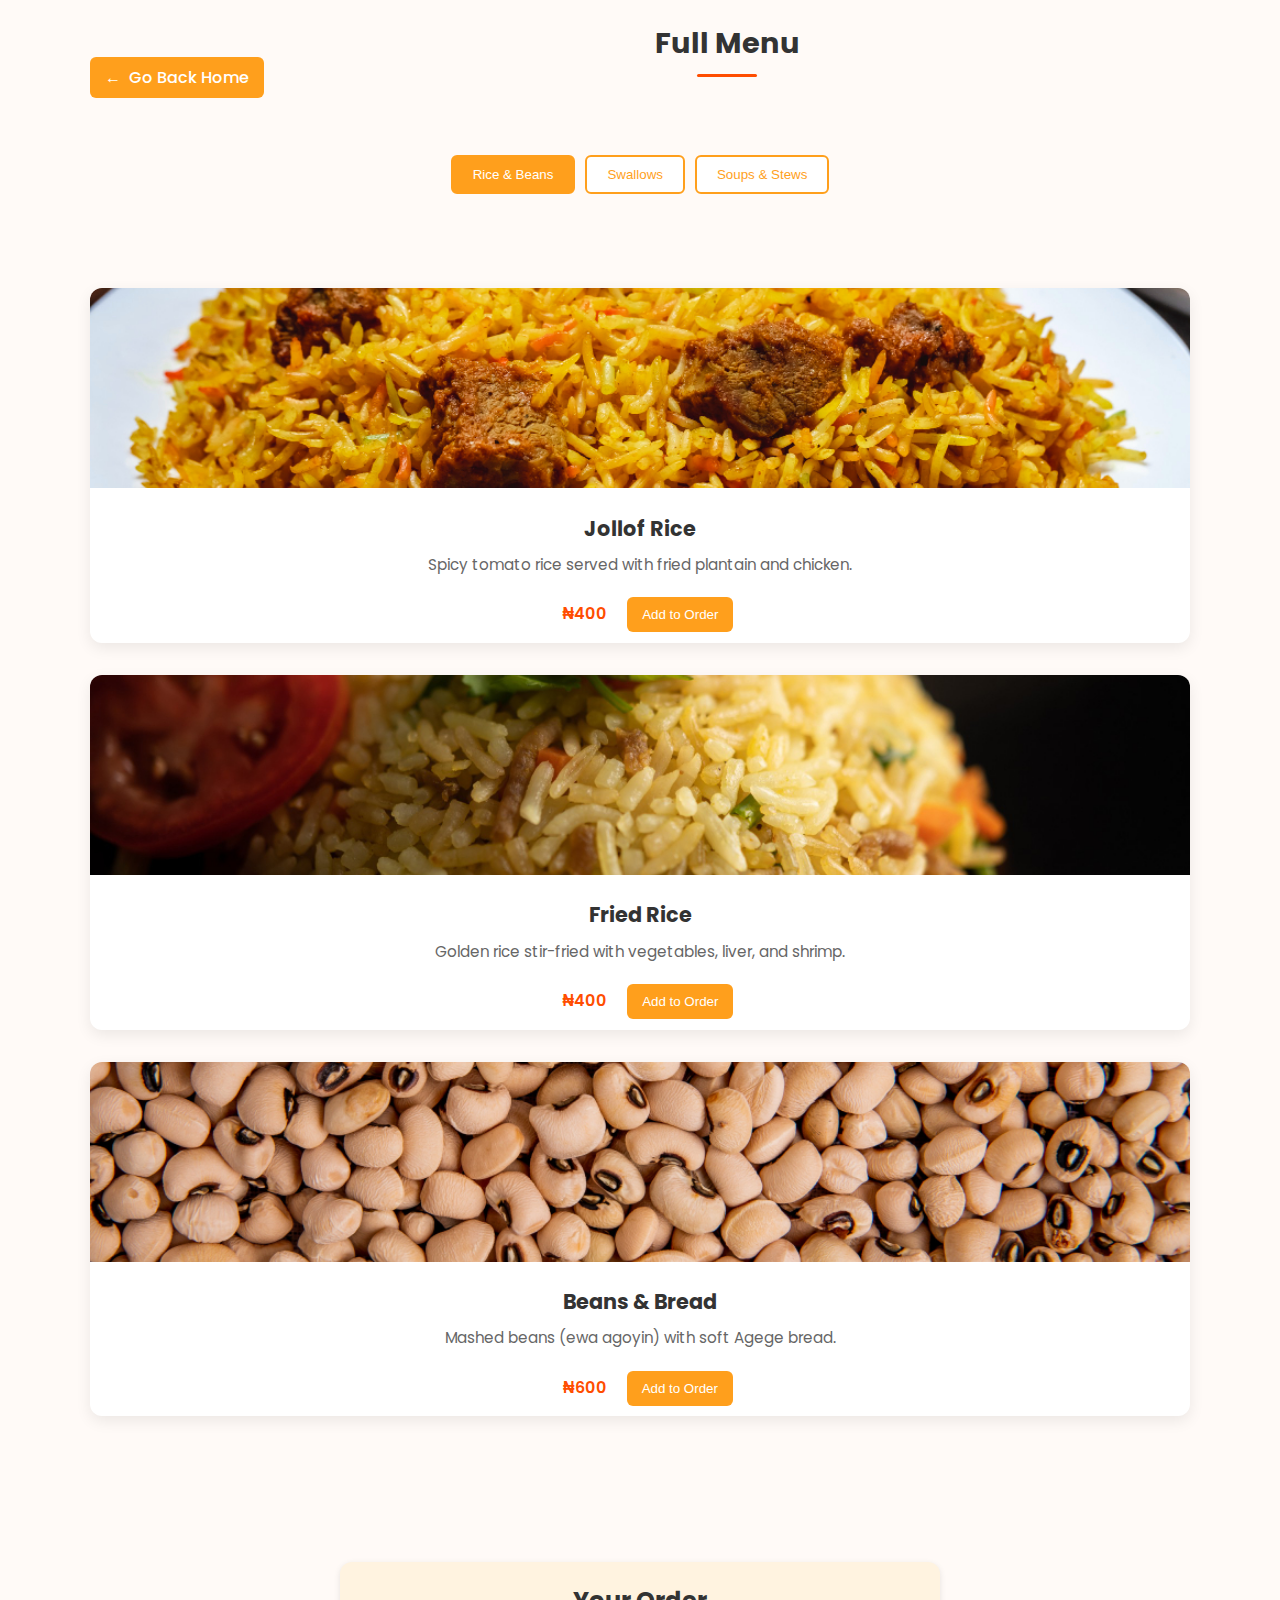
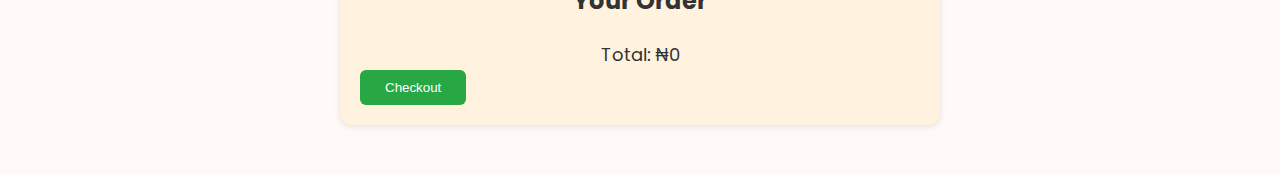
<file: menu.html>
<!DOCTYPE html>
<html lang="en">
  <head>
    <meta charset="UTF-8" />
    <meta name="viewport" content="width=device-width, initial-scale=1.0" />
    <title>Menu | Kanko Foods</title>
    <link
      href="https://fonts.googleapis.com/css2?family=Poppins:wght@300;400;600&display=swap"
      rel="stylesheet"
    />
    <link rel="stylesheet" href="menu.css" />
  </head>
  <body>
    <!-- Header -->
    <header class="header" id="header">
      <div class="menu-header">
        <a href="index.html" class="back-home-btn">
          <span>&larr;</span> Go Back Home
        </a>
        <h2 class="section-title">Full Menu</h2>
      </div>
    </header>

    <!-- Category Navigation -->
    <nav class="menu-nav">
      <button class="tab-btn active" data-category="rice">Rice & Beans</button>
      <button class="tab-btn" data-category="swallow">Swallows</button>
      <button class="tab-btn" data-category="soup">Soups & Stews</button>
    </nav>

    <section class="menu-section">
      <div class="menu-container" id="menu-container">
        <div class="menu-category" data-category="rice">
          <article class="menu-item">
            <img src="./IMAGES/jollof-rice.jpg" alt="Jollof Rice" />
            <h3>Jollof Rice</h3>
            <p>Spicy tomato rice served with fried plantain and chicken.</p>
            <span class="price">₦400</span>
            <button class="add-btn">Add to Order</button>
          </article>

          <article class="menu-item">
            <img src="./IMAGES/fried-rice.jpg" alt="Fried Rice" />
            <h3>Fried Rice</h3>
            <p>Golden rice stir-fried with vegetables, liver, and shrimp.</p>
            <span class="price">₦400</span>
            <button class="add-btn">Add to Order</button>
          </article>

          <article class="menu-item">
            <img src="./IMAGES/beans.jpg" alt="Beans & Bread" />
            <h3>Beans & Bread</h3>
            <p>Mashed beans (ewa agoyin) with soft Agege bread.</p>
            <span class="price">₦600</span>
            <button class="add-btn">Add to Order</button>
          </article>
        </div>

        <div class="menu-category hidden" data-category="swallow">
          <article class="menu-item">
            <img src="./IMAGES/amala.jpg" alt="Amala & Ewedu" />
            <h3>Amala & Ewedu</h3>
            <p>Yam flour served with ewedu soup, gbegiri, and assorted meat.</p>
            <span class="price">₦1500</span>
            <button class="add-btn">Add to Order</button>
          </article>

          <article class="menu-item">
            <img src="./IMAGES/semo.jpeg" alt="Semo & Egusi" />
            <h3>Semo & Egusi</h3>
            <p>Semovita served with rich egusi soup and assorted meat.</p>
            <span class="price">₦1200</span>
            <button class="add-btn">Add to Order</button>
          </article>

          <article class="menu-item">
            <img src="./IMAGES/eba.jpeg" alt="Eba & Okro" />
            <h3>Eba & Okro</h3>
            <p>Garri meal paired with fresh okro soup and fish.</p>
            <span class="price">₦1000</span>
            <button class="add-btn">Add to Order</button>
          </article>
        </div>

        <div class="menu-category hidden" data-category="soup">
          <article class="menu-item">
            <img src="./IMAGES/egusi.jpg" alt="Egusi Soup" />
            <h3>Egusi Soup</h3>
            <p>Melon seed soup cooked with spinach, palm oil, and beef.</p>
            <span class="price">₦1000</span>
            <button class="add-btn">Add to Order</button>
          </article>

          <article class="menu-item">
            <img src="./IMAGES/okra.jpg" alt="Okra Soup" />
            <h3>Okra Soup</h3>
            <p>Fresh okra cooked with palm oil, fish, and stock meat.</p>
            <span class="price">₦900</span>
            <button class="add-btn">Add to Order</button>
          </article>
        </div>
      </div>
    </section>

    <section class="order-section">
      <h2>Your Order</h2>
      <div id="order-list"></div>
      <div class="order-summary">
        Total: ₦<span id="order-total">0</span>
      </div>
      <button id="checkout-btn">Checkout</button>
    </section>

    <div class="back-to-top">
        <img src="./IMAGES/arrow.png" alt="back-to-top" />
      </div>

    <script src="menu.js"></script>
  </body>
</html>
</file>
<file: menu.css>
* {
  margin: 0;
  padding: 0;
  box-sizing: border-box;
}

body {
  font-family: "Poppins", sans-serif;
  background-color: #fffaf7;
  color: #333;
  line-height: 1.6;
  scrollbar-width: 0;
}

body::-webkit-scrollbar {
  display: none;
}

.menu-nav {
  display: flex;
  justify-content: center;
  gap: 10px;
  margin-bottom: 30px;
}

.tab-btn {
  background: #fff;
  border: 2px solid #ff9f1c;
  color: #ff9f1c;
  padding: 10px 20px;
  border-radius: 6px;
  cursor: pointer;
  font-weight: 500;
  transition: all 0.3s ease;
}

.tab-btn:hover,
.tab-btn.active {
  background: #ff9f1c;
  color: #fff;
}

.hidden {
  display: none;
}

.menu-section {
  padding: 4rem 2rem;
  text-align: center;
}

.menu-header {
  display: flex;
  justify-content: space-between;
  align-items: center;
  width: 90%;
  max-width: 1100px;
  margin: 0 auto 20px;
  padding-top: 20px;
}

.back-home-btn {
  display: inline-flex;
  align-items: center;
  gap: 8px;
  background-color: #ff9f1c;
  color: #fff;
  padding: 8px 15px;
  border-radius: 6px;
  font-weight: 500;
  text-decoration: none;
  transition: background 0.3s ease, transform 0.2s ease;
}

.back-home-btn:hover {
  background-color: #ff7a00;
  transform: translateY(-2px);
}

.section-title {
  text-align: center;
  flex: 1;
  font-size: 1.8rem;
  color: #333;
  margin-bottom: 50px;
}

.section-title::after {
  content: "";
  display: block;
  width: 60px;
  height: 3px;
  background-color: #ff4d00;
  margin: 0.5rem auto;
  border-radius: 2px;
}

.menu-container {
  display: grid;
  grid-template-columns: repeat(auto-fit, minmax(260px, 1fr));
  gap: 2rem;
  max-width: 1100px;
  margin: 0 auto;
}

.menu-item {
  background-color: #fff;
  border-radius: 12px;
  overflow: hidden;
  margin-bottom: 2rem;
  box-shadow: 0 5px 15px rgba(0, 0, 0, 0.08);
  transition: transform 0.3s ease, box-shadow 0.3s ease;
}

.menu-item:hover {
  transform: translateY(-5px);
  box-shadow: 0 8px 20px rgba(0, 0, 0, 0.1);
}

.menu-item img {
  width: 100%;
  height: 200px;
  object-fit: cover;
}

.menu-item h3 {
  font-size: 1.3rem;
  color: #333;
  margin-top: 1rem;
}



.menu-item p {
  font-size: 0.95rem;
  color: #666;
  margin: 0.5rem 1rem;
}

.menu-item .price {
  display: inline-block;
  margin: 1rem;
  font-weight: 600;
  color: #ff4d00;
}

.add-btn {
  background-color: #ff9f1c;
  color: #fff;
  border: none;
  padding: 10px 15px;
  border-radius: 6px;
  cursor: pointer;
  font-weight: 500;
  margin-top: 10px;
  transition: background 0.3s ease;
}

.add-btn:hover {
  background-color: #ff7a00;
}

/* ========== ORDER SECTION ========== */
.order-section {
  margin: 50px auto;
  width: 80%;
  max-width: 600px;
  background: #fff3e0;
  padding: 20px;
  border-radius: 12px;
  box-shadow: 0 2px 6px rgba(0, 0, 0, 0.1);
}

.order-section h2 {
  text-align: center;
  margin-bottom: 15px;
  color: #333;
}

#order-list {
  margin-bottom: 20px;
}

.order-item {
  display: flex;
  justify-content: space-between;
  padding: 8px 0;
  border-bottom: 1px solid #ddd;
}

.order-item span {
  font-weight: 500;
}

.order-summary {
  text-align: center;
  font-size: 18px;
}

#checkout-btn {
  background: #28a745;
  color: #fff;
  border: none;
  padding: 10px 25px;
  border-radius: 6px;
  cursor: pointer;
  transition: background 0.3s ease;
}

#checkout-btn:hover {
  background: #218838;
}

.back-to-top {
  position: fixed;
  bottom: 20px;
  right: 25px;
  background-color: #ff4d00;
  border-radius: 50%;
  width: 45px;
  height: 45px;
  display: flex;
  align-items: center;
  justify-content: center;
  cursor: pointer;
  box-shadow: 0 4px 10px rgba(0, 0, 0, 0.2);
  transition: transform 0.3s;
  display: none;
}

.back-to-top:hover {
  transform: translateY(-4px);
}

.back-to-top img {
  width: 20px;
  height: 20px;
  filter: invert(1);
}
</file>
